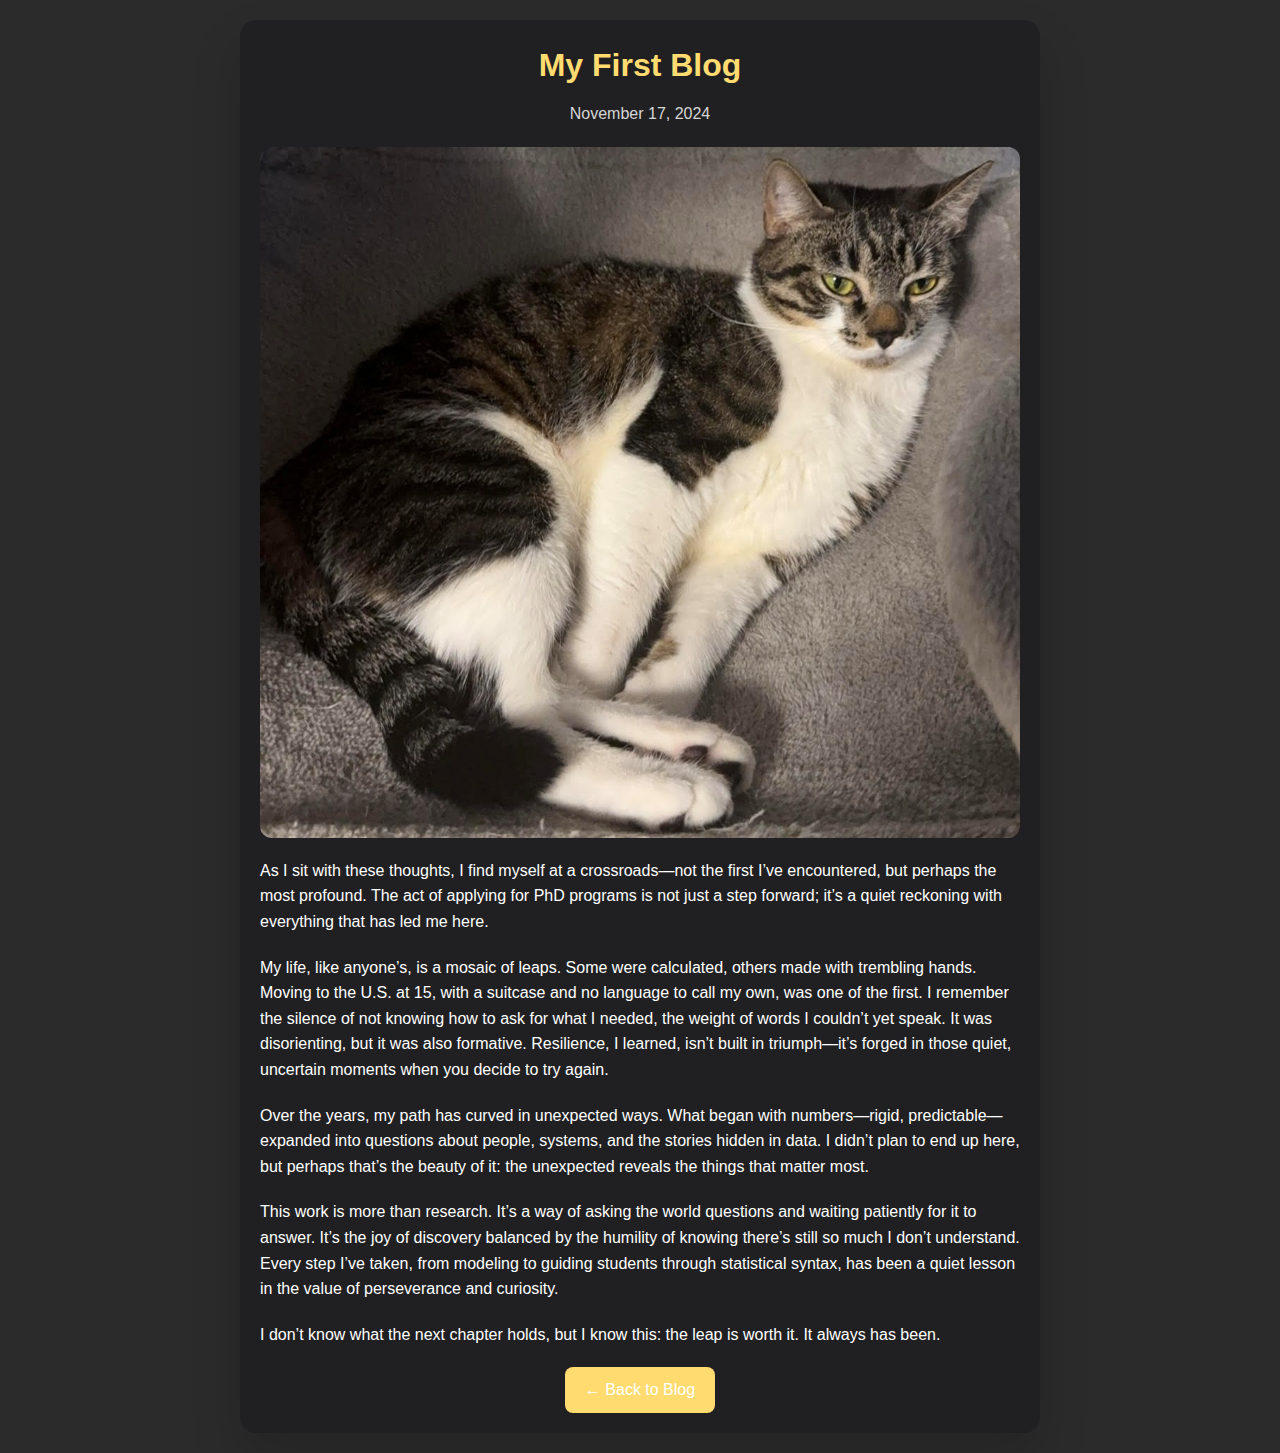
<file: blog1.html>
<!DOCTYPE html>
<html lang="en">
<head>
  <meta charset="UTF-8">
  <meta name="viewport" content="width=device-width, initial-scale=1.0">
  <title>My First Blog</title>
  <style>
    :root {
      --bg-gradient-onyx: linear-gradient(to bottom right, hsl(240, 1%, 25%) 3%, hsl(0, 0%, 19%) 97%);
      --bg-gradient-jet: linear-gradient(to bottom right, hsla(240, 1%, 18%, 0.251) 0%, hsla(240, 2%, 11%, 0) 100%), hsl(240, 2%, 13%);
      --border-gradient-onyx: linear-gradient(to bottom right, hsl(0, 0%, 25%) 0%, hsla(0, 0%, 25%, 0) 50%);
      --text-gradient-yellow: linear-gradient(to right, hsl(45, 100%, 72%), hsl(35, 100%, 68%));
      --onyx: hsl(240, 1%, 17%);
      --eerie-black-1: hsl(240, 2%, 13%);
      --white: hsl(0, 0%, 100%);
      --orange-yellow-crayola: hsl(45, 100%, 72%);
      --light-gray: hsl(0, 0%, 84%);
      --shadow-4: 0 25px 50px hsla(0, 0%, 0%, 0.15);
      --shadow-5: 0 24px 80px hsla(0, 0%, 0%, 0.25);
      --transition-1: 0.25s ease;
    }

    * {
      margin: 0;
      padding: 0;
      box-sizing: border-box;
    }

    body {
      background: var(--onyx);
      font-family: 'Poppins', sans-serif;
      color: var(--white);
      line-height: 1.6;
      margin: 0;
      padding: 0;
    }

    main {
      margin: 20px auto;
      max-width: 800px;
      padding: 20px;
      background: var(--eerie-black-1);
      border-radius: 16px;
      box-shadow: var(--shadow-4);
    }

    .blog-header {
      text-align: center;
      margin-bottom: 20px;
    }

    .blog-title {
      font-size: 2rem;
      color: var(--orange-yellow-crayola);
      margin-bottom: 10px;
    }

    .blog-date time {
      font-size: 1rem;
      color: var(--light-gray);
    }

    .blog-banner {
      margin: 20px 0;
      border-radius: 12px;
      overflow: hidden;
    }

    .blog-image {
      width: 100%;
      height: auto;
      display: block;
      transition: transform 0.3s ease-in-out;
    }

    .blog-image:hover {
      transform: scale(1.05);
    }

    .blog-text p {
      margin-bottom: 20px;
      font-size: 1rem;
      color: var(--white);
    }

    .blog-footer {
      text-align: center;
      margin-top: 20px;
    }

    .back-button {
      display: inline-block;
      padding: 10px 20px;
      background: var(--orange-yellow-crayola);
      color: var(--white);
      text-decoration: none;
      border-radius: 8px;
      transition: background 0.3s ease, transform 0.3s ease;
    }

    .back-button:hover {
      background: var(--black);
      color: var(--orange-yellow-crayola);
      transform: scale(1.05);
    }
  </style>
</head>
<body>
  <main>
    <article>
      <!-- Blog Header -->
      <header class="blog-header">
        <h1 class="blog-title">My First Blog</h1>
        <p class="blog-date">
          <time datetime="2024-11-17">November 17, 2024</time>
        </p>
      </header>

      <!-- Blog Content -->
      <section>
        <figure class="blog-banner">
          <img src="./assets/images/blog-0.jpg" alt="Blog Banner" class="blog-image">
        </figure>
        <div class="blog-text">
          <p>
            As I sit with these thoughts, I find myself at a crossroads—not the first I’ve encountered, but perhaps the most profound. The act of applying for PhD programs is not just a step forward; it’s a quiet reckoning with everything that has led me here.
          </p>
          <p>
            My life, like anyone’s, is a mosaic of leaps. Some were calculated, others made with trembling hands. Moving to the U.S. at 15, with a suitcase and no language to call my own, was one of the first. I remember the silence of not knowing how to ask for what I needed, the weight of words I couldn’t yet speak. It was disorienting, but it was also formative. Resilience, I learned, isn’t built in triumph—it’s forged in those quiet, uncertain moments when you decide to try again.
          </p>
          <p>
            Over the years, my path has curved in unexpected ways. What began with numbers—rigid, predictable—expanded into questions about people, systems, and the stories hidden in data. I didn’t plan to end up here, but perhaps that’s the beauty of it: the unexpected reveals the things that matter most.
          </p>
          <p>
            This work is more than research. It’s a way of asking the world questions and waiting patiently for it to answer. It’s the joy of discovery balanced by the humility of knowing there’s still so much I don’t understand. Every step I’ve taken, from modeling to guiding students through statistical syntax, has been a quiet lesson in the value of perseverance and curiosity.
          </p>
          <p>
            I don’t know what the next chapter holds, but I know this: the leap is worth it. It always has been.
          </p>

        </div>
      </section>

      <!-- Blog Footer -->
      <footer class="blog-footer">
        <a href="index.html#blog-section" class="back-button">← Back to Blog</a>
      </footer>
    </article>
  </main>
</body>
</html>
</file>
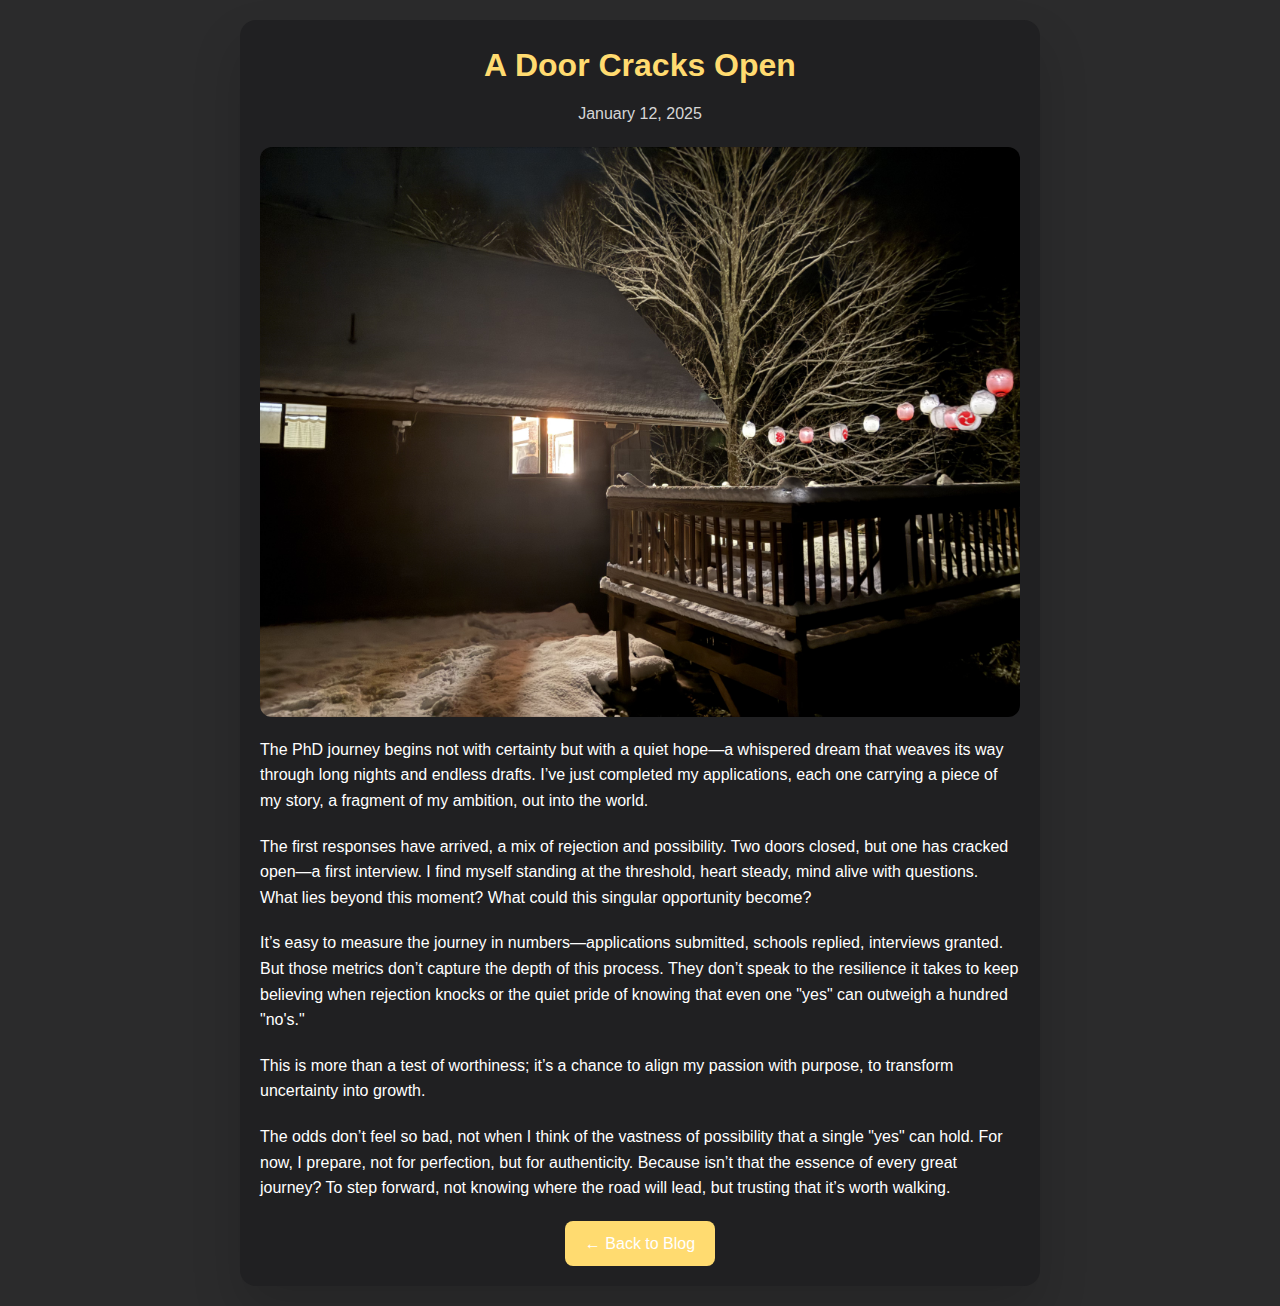
<file: blog2.html>
<!DOCTYPE html>
<html lang="en">
<head>
  <meta charset="UTF-8">
  <meta name="viewport" content="width=device-width, initial-scale=1.0">
  <title>My First Blog</title>
  <style>
    :root {
      --bg-gradient-onyx: linear-gradient(to bottom right, hsl(240, 1%, 25%) 3%, hsl(0, 0%, 19%) 97%);
      --bg-gradient-jet: linear-gradient(to bottom right, hsla(240, 1%, 18%, 0.251) 0%, hsla(240, 2%, 11%, 0) 100%), hsl(240, 2%, 13%);
      --border-gradient-onyx: linear-gradient(to bottom right, hsl(0, 0%, 25%) 0%, hsla(0, 0%, 25%, 0) 50%);
      --text-gradient-yellow: linear-gradient(to right, hsl(45, 100%, 72%), hsl(35, 100%, 68%));
      --onyx: hsl(240, 1%, 17%);
      --eerie-black-1: hsl(240, 2%, 13%);
      --white: hsl(0, 0%, 100%);
      --orange-yellow-crayola: hsl(45, 100%, 72%);
      --light-gray: hsl(0, 0%, 84%);
      --shadow-4: 0 25px 50px hsla(0, 0%, 0%, 0.15);
      --shadow-5: 0 24px 80px hsla(0, 0%, 0%, 0.25);
      --transition-1: 0.25s ease;
    }

    * {
      margin: 0;
      padding: 0;
      box-sizing: border-box;
    }

    body {
      background: var(--onyx);
      font-family: 'Poppins', sans-serif;
      color: var(--white);
      line-height: 1.6;
      margin: 0;
      padding: 0;
    }

    main {
      margin: 20px auto;
      max-width: 800px;
      padding: 20px;
      background: var(--eerie-black-1);
      border-radius: 16px;
      box-shadow: var(--shadow-4);
    }

    .blog-header {
      text-align: center;
      margin-bottom: 20px;
    }

    .blog-title {
      font-size: 2rem;
      color: var(--orange-yellow-crayola);
      margin-bottom: 10px;
    }

    .blog-date time {
      font-size: 1rem;
      color: var(--light-gray);
    }

    .blog-banner {
      margin: 20px 0;
      border-radius: 12px;
      overflow: hidden;
    }

    .blog-image {
      width: 100%;
      height: auto;
      display: block;
      transition: transform 0.3s ease-in-out;
    }

    .blog-image:hover {
      transform: scale(1.05);
    }

    .blog-text p {
      margin-bottom: 20px;
      font-size: 1rem;
      color: var(--white);
    }

    .blog-footer {
      text-align: center;
      margin-top: 20px;
    }

    .back-button {
      display: inline-block;
      padding: 10px 20px;
      background: var(--orange-yellow-crayola);
      color: var(--white);
      text-decoration: none;
      border-radius: 8px;
      transition: background 0.3s ease, transform 0.3s ease;
    }

    .back-button:hover {
      background: var(--black);
      color: var(--orange-yellow-crayola);
      transform: scale(1.05);
    }
  </style>
</head>
<body>
  <main>
    <article>
      <!-- Blog Header -->
      <header class="blog-header">
        <h1 class="blog-title">A Door Cracks Open</h1>
        <p class="blog-date">
          <time datetime="2024-11-17">January 12, 2025</time>
        </p>
      </header>

      <!-- Blog Content -->
      <section>
        <figure class="blog-banner">
          <img src="./assets/images/blog-2.jpg" alt="Blog Banner" class="blog-image">
        </figure>
        <div class="blog-text">
          <p>
            The PhD journey begins not with certainty but with a quiet hope—a whispered dream that weaves its way through long nights and endless drafts. I’ve just completed my applications, each one carrying a piece of my story, a fragment of my ambition, out into the world.
          </p>
          <p>
            The first responses have arrived, a mix of rejection and possibility. Two doors closed, but one has cracked open—a first interview. I find myself standing at the threshold, heart steady, mind alive with questions. What lies beyond this moment? What could this singular opportunity become?
          </p>
          <p>
            It’s easy to measure the journey in numbers—applications submitted, schools replied, interviews granted. But those metrics don’t capture the depth of this process. They don’t speak to the resilience it takes to keep believing when rejection knocks or the quiet pride of knowing that even one "yes" can outweigh a hundred "no's."
          </p>
          <p>
            This is more than a test of worthiness; it’s a chance to align my passion with purpose, to transform uncertainty into growth.
          </p>
          <p>
            The odds don’t feel so bad, not when I think of the vastness of possibility that a single "yes" can hold. For now, I prepare, not for perfection, but for authenticity. Because isn’t that the essence of every great journey? To step forward, not knowing where the road will lead, but trusting that it’s worth walking.
          </p>

        </div>
      </section>

      <!-- Blog Footer -->
      <footer class="blog-footer">
        <a href="index.html#blog-section" class="back-button">← Back to Blog</a>
      </footer>
    </article>
  </main>
</body>
</html>
</file>
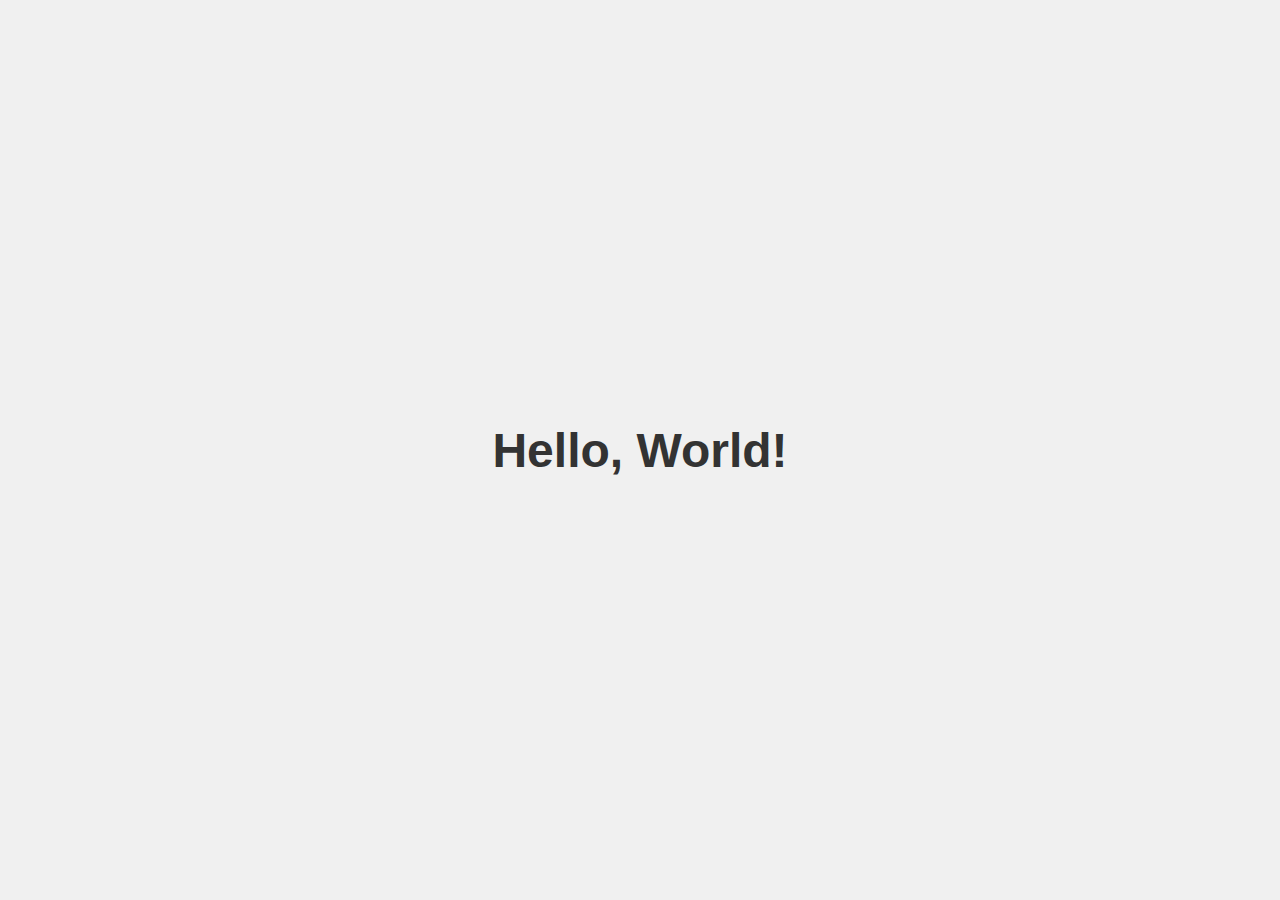
<file: test.html>
<!DOCTYPE html>
<html lang="en">
<head>
  <meta charset="UTF-8">
  <meta name="viewport" content="width=device-width, initial-scale=1.0">
  <title>Hello World</title>
  <style>
    body {
      font-family: Arial, sans-serif;
      text-align: center;
      background-color: #f0f0f0;
      color: #333;
      margin: 0;
      padding: 0;
      display: flex;
      justify-content: center;
      align-items: center;
      height: 100vh;
    }

    h1 {
      font-size: 3rem;
    }
  </style>
</head>
<body>
  <h1>Hello, World!</h1>
</body>
</html>
</file>
